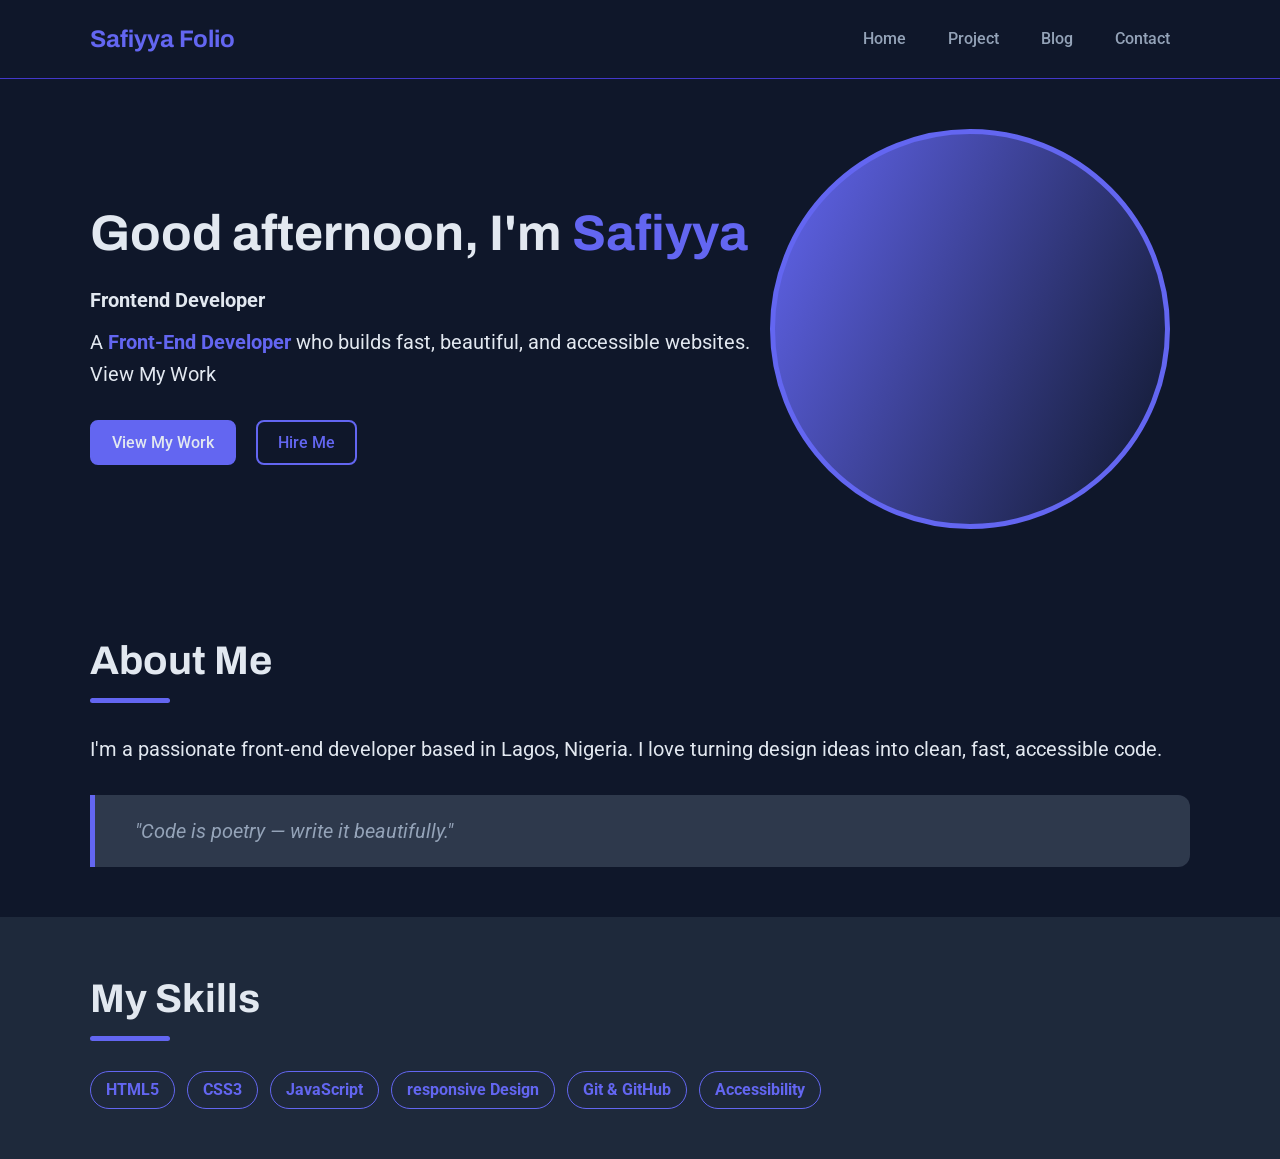
<file: index.html>
<!doctype html>
<html lang="en">
  <head>
    <meta charset="UTF-8" />
    <meta name="viewport" content="width=device-width, initial-scale=1.0" />
    <title>Safiyya | Portfolio</title>
    <link rel="shortcut icon" href="./images/logo.png" type="image/x-icon" />
    <link rel="stylesheet" href="./css/global.css" />
    <link rel="stylesheet" href="./css/variables.css" />
    <link rel="stylesheet" href="./css/home.css" />
  </head>
  <body>
    <!-- header section -->
    <header class="center-content">
      <div class="max-width head-section">
        <!-- brand -->
        <a href="./index.html">
          <h1>Safiyya Folio</h1>
        </a>

        <!-- navigation links -->
        <nav>
          <ul>
            <li><a href="./index.html">Home</a></li>
            <li><a href="./project.html">Project</a></li>
            <li><a href="./blog.html">Blog</a></li>
            <li><a href="./contact.html">Contact</a></li>
          </ul>
        </nav>
      </div>
    </header>

    <main class="">
      <!-- hero section -->
      <section class="center-content hero-section">
        <div class="max-width hero-content">
          <!-- left content -->
          <div class="hero-left-content">
            <div class="hero-intro">
              <h1>
                Good afternoon, I'm <span class="highlight">Safiyya</span>
              </h1>
              <p class="text">Frontend Developer</p>
              <p>
                A
                <span class="highlight">Front-End Developer</span> who builds
                fast, beautiful, and accessible websites. View My Work
              </p>
            </div>
            <div class="hero-cta">
              <a href="./project.html" class="btn">View My Work</a>
              <a href="./contact.html" class="btn btn-ghost">Hire Me</a>
            </div>
          </div>
          <!-- right content -->
          <div class="hero-right-content">
            <div class="gradient-ball"></div>
          </div>
        </div>
      </section>
      <!-- hero section ends -->

      <!-- About me section start -->
      <section class="center-content about-section">
        <div class="max-width about-content">
          <h2 class="title">About Me</h2>
          <p>
            I'm a passionate front-end developer based in Lagos, Nigeria. I love
            turning design ideas into clean, fast, accessible code.
          </p>
          <div>
            <p><em>&quot;Code is poetry — write it beautifully.&quot;</em></p>
          </div>
        </div>
      </section>
      <!-- About me section end -->

      <!-- My Skills section start -->
       <section class="center-content skill-section">
        <div class="max-width skill-content">
          <h2 class="title">My Skills</h2>

          <div class="badge-con">
            <ul>
              <li class="badge">HTML5</li>
              <li class="badge">CSS3</li>
              <li class="badge">JavaScript</li>
              <li class="badge">responsive Design</li>
              <li class="badge">Git &amp; GitHub</li>
              <li class="badge">Accessibility</li>
            </ul>
          </div>
        </div>
       </section>
      <!-- My Skills section end -->
       
    </main>
  </body>
</html>
</file>
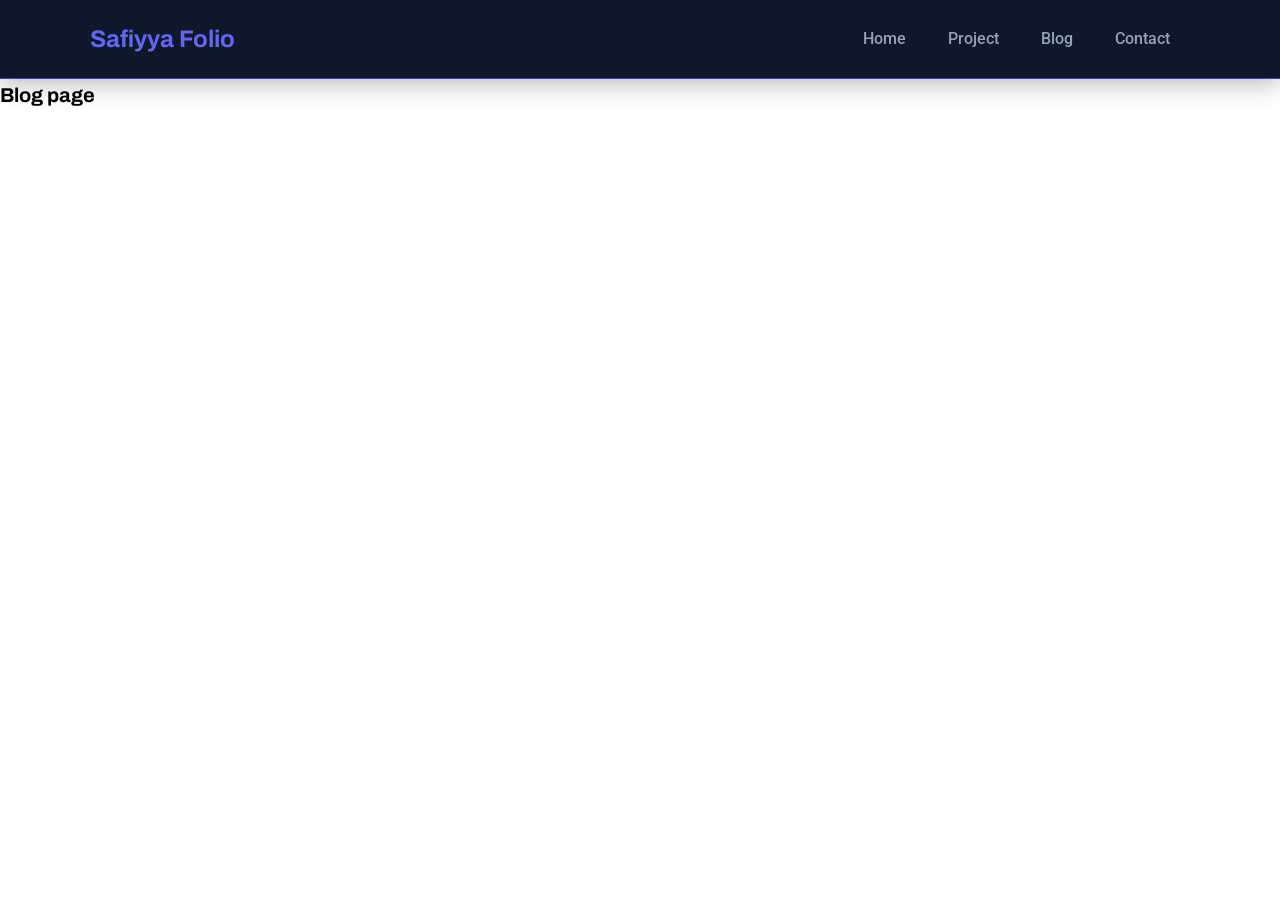
<file: blog.html>
<!doctype html>
<html lang="en">
  <head>
    <meta charset="UTF-8" />
    <meta name="viewport" content="width=device-width, initial-scale=1.0" />
    <title>Blog | Portfolio</title>
    <link rel="shortcut icon" href="./images/logo.png" type="image/x-icon" />
    <link rel="stylesheet" href="./css/global.css" />
    <link rel="stylesheet" href="./css/variables.css" />
  </head>
  <body>
    <!-- header section -->
    <header class="center-content">
      <div class="max-width head-section">
        <!-- brand -->
        <a href="./index.html">
          <h1>Safiyya Folio</h1>
        </a>

        <!-- navigation links -->
        <nav>
          <ul>
            <li><a href="./index.html">Home</a></li>
            <li><a href="./project.html">Project</a></li>
            <li><a href="./blog.html">Blog</a></li>
            <li><a href="./contact.html">Contact</a></li>
          </ul>
        </nav>
      </div>
    </header>
    <main>
      <h1>Blog page</h1>
    </main>
  </body>
</html>
</file>
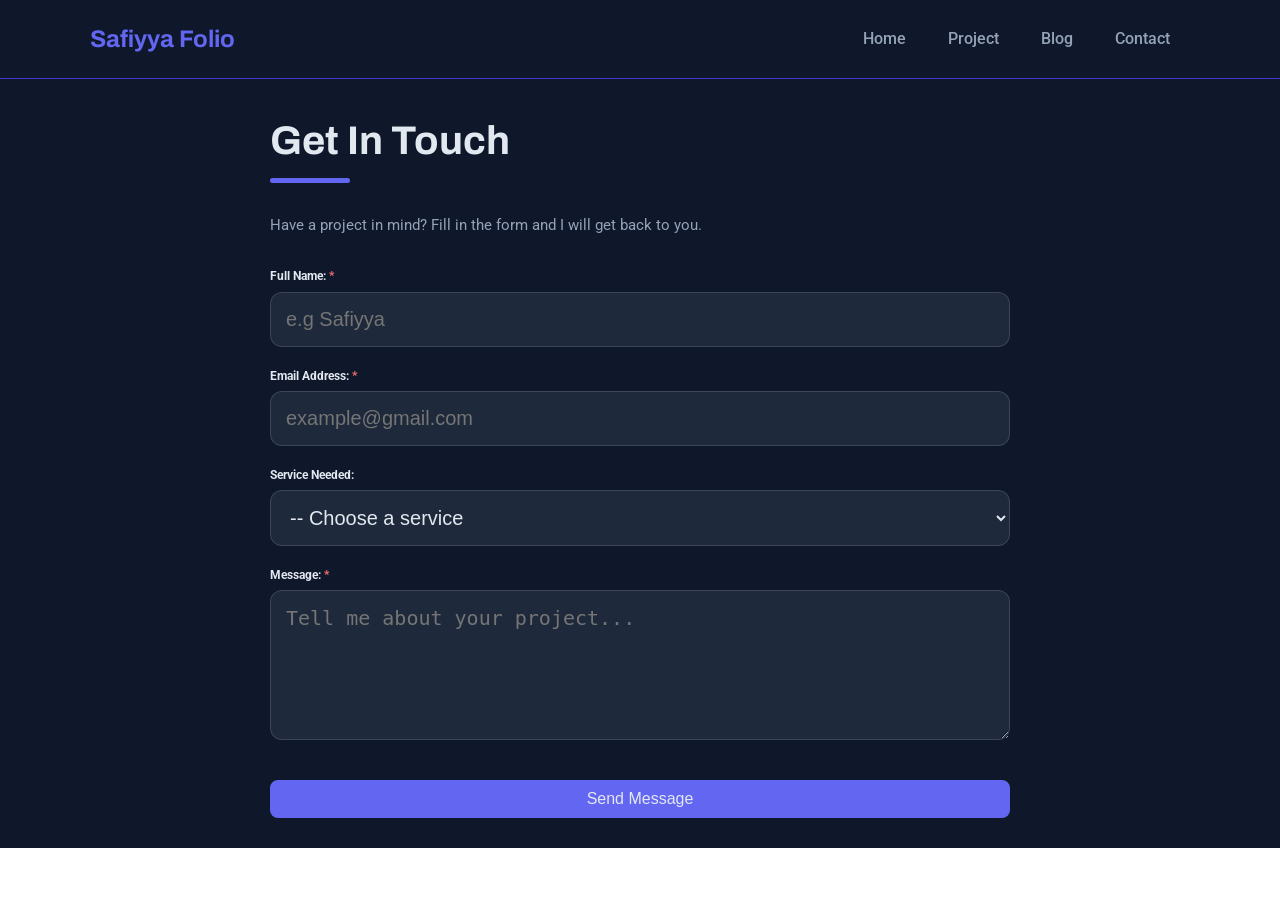
<file: contact.html>
<!doctype html>
<html lang="en">
  <head>
    <meta charset="UTF-8" />
    <meta name="viewport" content="width=device-width, initial-scale=1.0" />
    <title>Contact | Portfolio</title>
    <link rel="shortcut icon" href="./images/logo.png" type="image/x-icon" />
    <link rel="stylesheet" href="./css/global.css" />
    <link rel="stylesheet" href="./css/variables.css" />
    <link rel="stylesheet" href="./css/contact.css">
  </head>
  <body>
    <!-- header section -->
    <header class="center-content">
      <div class="max-width head-section">
        <!-- brand -->
        <a href="./index.html">
          <h1>Safiyya Folio</h1>
        </a>

        <!-- navigation links -->
        <nav>
          <ul>
            <li><a href="./index.html">Home</a></li>
            <li><a href="./project.html">Project</a></li>
            <li><a href="./blog.html">Blog</a></li>
            <li><a href="./contact.html">Contact</a></li>
          </ul>
        </nav>
      </div>
    </header>

    <!-- main section -->
    <main class="center-content">
      <!-- contact section -->
      <section class="max-width contact-content">
        <div class="container">
          <h1 class="title">Get In Touch</h1>
          <p>
            Have a project in mind? Fill in the form and I will get back to you.
          </p>

          <!-- form section -->
          <form action="">
            <div class="input-group">
              <label for="name">Full Name: <span>*</span></label>
              <input type="text" name="name" id="name" placeholder="e.g Safiyya" required>
            </div>

            <div class="input-group">
              <label for="email">Email Address: <span>*</span></label>
              <input type="email" name="emal" id="email" placeholder="example@gmail.com" required>
            </div>

            <div class="input-group">
              <label for="service">Service Needed: </label>
              <select id="service" name="service">
                <option value="">-- Choose a service</option>
                <option value="web-design">Web Design</option>
                <option value="web-app">Web Application</option>
                <option value="other">Other</option>
              </select>
            </div>

            <div class="input-group">
              <label for="message">Message: <span>*</span></label>
              <textarea name="message" id="message" placeholder="Tell me about your project..."></textarea>
            </div>

            <div class="cta">
              <button type="submit" class="btn w-full">Send Message</button>
            </div>

          </form>
          
        </div>
      </section>
    </main>
  </body>
</html>
</file>
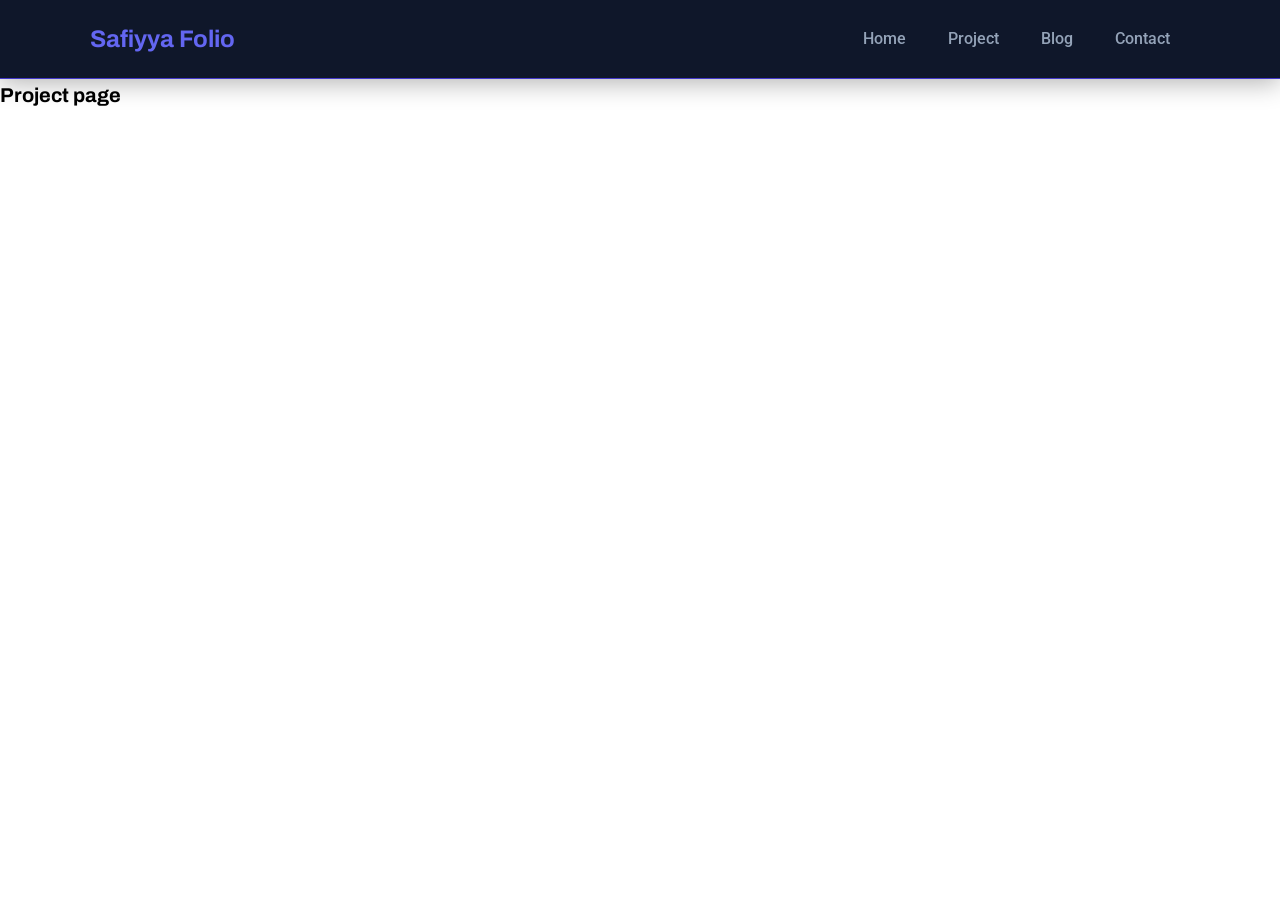
<file: project.html>
<!doctype html>
<html lang="en">
  <head>
    <meta charset="UTF-8" />
    <meta name="viewport" content="width=device-width, initial-scale=1.0" />
    <title>Projects | Portfolio</title>
    <link rel="shortcut icon" href="./images/logo.png" type="image/x-icon" />
    <link rel="stylesheet" href="./css/global.css" />
    <link rel="stylesheet" href="./css/variables.css" />
  </head>
  <body>
    <!-- header section -->
    <header class="center-content">
      <div class="max-width head-section">
        <!-- brand -->
        <a href="./index.html">
          <h1>Safiyya Folio</h1>
        </a>

        <!-- navigation links -->
        <nav>
          <ul>
            <li><a href="./index.html">Home</a></li>
            <li><a href="./project.html">Project</a></li>
            <li><a href="./blog.html">Blog</a></li>
            <li><a href="./contact.html">Contact</a></li>
          </ul>
        </nav>
      </div>
    </header>

    <main>
      <h1>Project page</h1>
    </main>
  </body>
</html>
</file>
<file: css/global.css>
@import url("https://fonts.googleapis.com/css2?family=Archivo:ital,wght@0,100..900;1,100..900&family=Roboto:ital,wght@0,100..900;1,100..900&display=swap");

* {
  padding: 0;
  margin: 0;
  box-sizing: border-box;
}

html {
  font-size: 62.5%;
  scroll-behavior: smooth;
}
body {
  font-family: "Roboto", sans-serif;
  font-optical-sizing: auto;
  font-style: normal;
  font-variation-settings: "wdth" 100;
  line-height: 1.6;
}

a {
  text-decoration: none;
  color: inherit;
}
h1,
h2,
h3,
h4,
h5,
h6 {
  color: var(--primary);
  font-weight: bold;
  font-family: "Archivo", sans-serif;
  font-optical-sizing: auto;
  font-style: normal;
  font-variation-settings: "wdth" 100;
}

/* button style */
.btn {
  display: inline-block;
  padding: 0.8rem 2rem;
  border-radius: var(--rounded-sm);
  background-color: var(--color-primary);
  color: var(--color-text);
  outline: none;
  border: 2px solid var(--color-primary);
  font-size: 1.6rem;
  font-weight: 500;
  text-decoration: none;
  transition: var(--transition);
}
.btn:hover {
  background-color: var(--color-primary-dark);
  color: var(--color-text);
  transform: translateY(-2px);
}
.btn-secondary{
  background-color: var(--color-dark);
  color: var(--color-primary);
}
.btn-secondary:hover{
  background-color: var(--color-primary);
  color: var(--color-text);
}
.btn-ghost{
  background-color: transparent;
  color: var(--color-primary);
  border: 2px solid var(--color-primary)
}
.btn-ghost:hover{
  background-color: var(--color-primary);
  color: var(--color-text);
}
.btn-rounded-full{
  border-radius: var(--rounded-full);
}

/* size styles */
.center-content{
  display: flex;
  flex-direction: column;
  justify-content: center;
  align-items: center;
  background-color: var(--color-dark);
}
.max-width{
  width: 100%;
  max-width: var(--max-width);
  margin: 0 auto;
}

/* title styles */
.title{
  font-size: 4rem;
  font-weight: bold;
  color: var(--color-text);
}
.title::after{
  content: "";
  display: block;
  width: 8rem;
  height: 0.5rem;
  background-color: var(--color-primary);
  margin-top: 0.5rem;
  border-radius: var(--rounded-full);
}
.w-full{
  width: 100%;
}

/* Global Styles */
/* Header styles */
header {
  background-color: var(--color-dark);
  padding: 2rem 0;
  border-bottom: 1px solid var(--color-primary-dark);
  box-shadow: var(--shadow);
}
.head-section{
  display: flex;
  justify-content: space-between;
  align-items: center;
}
.head-section a h1{
  font-size: 2.4rem;
  color: var(--color-primary);
}

nav ul li{
  list-style: none;
  display: inline-block;
  margin-right: 2rem;
}

nav ul li a{
  font-size: 1.6rem;
  color: var(--color-muted);
  margin-left: 2rem;
  font-weight: 500;
  transition: var(--transition);
}
</file>
<file: css/variables.css>
/* Root Variables */
:root {
  --color-primary: #6366f1;
  --color-primary-dark: #4338ca;
  --color-dark: #0f172a;
  --color-footer-bg: #060d1a;
  --color-card: #1e293b;
  --color-text: #e2e8f0;
  --color-muted: #94a3b8;
  --color-muted-tp: #94a3b83d;
  --color-error: #f87171;
  --color-success: #4ade80;
  --shadow: 0 4px 24px rgba(0, 0, 0, 0.3);
  --transition: all 0.3s ease;
  --max-width: 1100px;

  /* rounded corners */
  --rounded-sm: 8px;
  --rounded-md: 12px;
  --rounded-lg: 16px;
  --rounded-full: 9999px;

  --transition: all 0.3s ease;
}
</file>
<file: css/home.css>
.hero-section {
  background-color: var(--color-dark);
}
.hero-content {
  padding: 5rem 0;
  display: grid;
  grid-template-columns: 60% 40%;
  /* grid-template-rows: repeat(3, 1fr); */
}
.hero-left-content {
  display: flex;
  flex-direction: column;
  justify-content: center;
  gap: 3rem;
  padding: 1rem 0;
}
.hero-intro {
  display: flex;
  flex-direction: column;
  gap: 1rem;
}
.hero-intro h1 {
  font-size: 5rem;
  color: var(--color-text);
}
.highlight {
  color: var(--color-primary);
  font-weight: bold;
}
.hero-intro p {
  color: var(--color-text);
  font-size: 2rem;
}
.text {
  font-size: 3rem;
  font-weight: bold;
}
.hero-cta {
  display: flex;
  gap: 2rem;
}

.hero-right-content {
  display: flex;
  justify-content: center;
  align-items: center;
}
.gradient-ball {
  width: 400px;
  height: 400px;
  background-image: linear-gradient(
    115deg,
    var(--color-primary),
    var(--color-dark)
  );
  border-radius: var(--rounded-full);
  border: 5px solid var(--color-primary);
}


.about-section{
  background-color: var(--color-dark);
  padding: 5rem 0;
}
.about-content{
  display: flex;
  flex-direction: column;
  gap: 3rem;
}
.about-content p{
  font-size: 2rem;
  color: var(--color-text);
}
.about-content div p{
  padding: 2rem 4rem;
  color: var(--color-muted);
  background-color: var(--color-muted-tp);
  border-left: 5px solid var(--color-primary);
  border-top-right-radius: var(--rounded-md);
  border-bottom-right-radius: var(--rounded-md);  
}

.skill-section{
  background-color: var(--color-card);
  padding: 5rem 0;
}
.badge-con{
  margin-top: 3rem;
}
.badge{
  display: inline-block;
  padding: 0.5rem 1.5rem;
  margin-right: 1rem;
  background-color: var(--color-card);
  font-size: 1.6rem;
  font-weight: bold;
  color: var(--color-primary);
  border: 1px solid var(--color-primary);
  border-radius: var(--rounded-full);
}
</file>
<file: css/contact.css>
/* Contact Page Styles */

.container {
    max-width: 800px;
    margin: 0 auto;
    padding: 3rem;
}
.container p{
    font-size: 1.5rem;
    line-height: 1.6;
    color: var(--color-muted);
    margin: 3rem 0;
}

.input-group{
    display: flex;
    flex-direction: column;
    margin-bottom: 2rem;
}
.input-group label{
  color: var(--color-text);
  font-weight: bold;
  font-size: 1.2rem;
  margin-bottom: 0.5rem;
}
.input-group label span{
  color: var(--color-error);
}

.input-group input[type="text"],
.input-group input[type="email"],
.input-group textarea,
.input-group select{
  padding: 1.5rem;
  border: 1px solid var(--color-muted-tp);
  border-radius: var(--rounded-md);
  background-color: var(--color-card);
  color: var(--color-text);
  font-size: 2rem;
  transition: var(--transition);
}
.input-group textarea{
  min-height: 150px;
  resize: vertical;
}

.input-group input[type="text"]:focus,
.input-group input[type="email"]:focus,
.input-group textarea:focus,
.input-group select:focus{
  border-color: var(--color-primary);
  box-shadow: var(--shadow);
  outline: none;
}

.cta{
  margin-top: 4rem;
}
</file>
